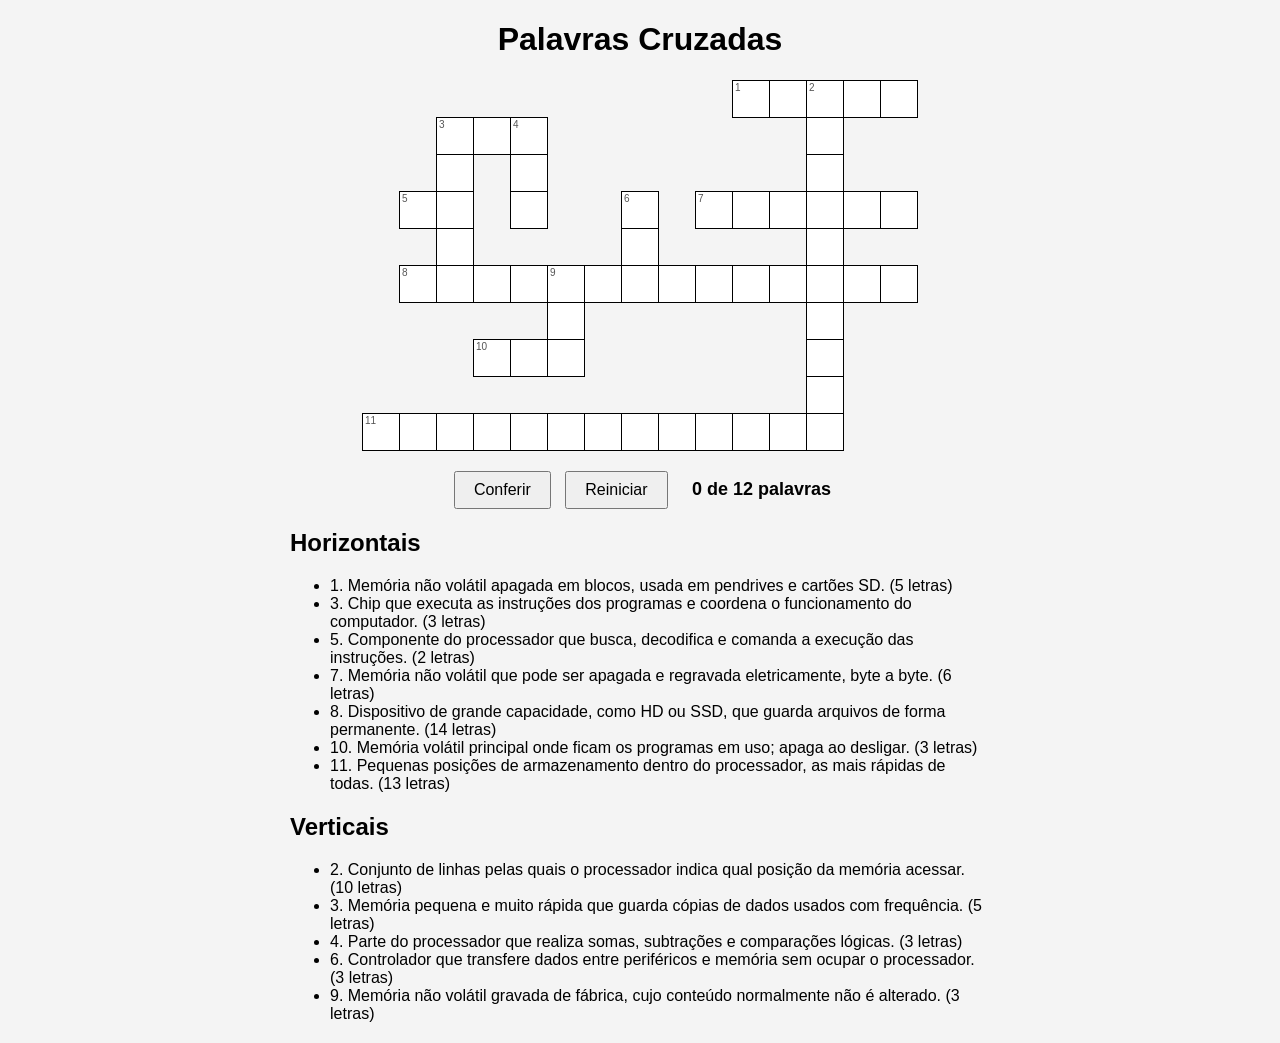
<file: index.html>
<!DOCTYPE html>
<html lang="pt-BR">
<head>
<meta charset="UTF-8">
<title>Palavras Cruzadas</title>
<link rel="stylesheet" href="css/style.css">
</head>
<body>

<h1>Palavras Cruzadas</h1>

<table id="tabuleiro"></table>

<div class="botoes">
  <button onclick="conferir()">Conferir</button>
  <button onclick="reiniciar()">Reiniciar</button>
  <span id="contador">0 de 12 palavras</span>
</div>

<div class="pistas">
  <h2>Horizontais</h2>
  <ul id="horizontais"></ul>
  <h2>Verticais</h2>
  <ul id="verticais"></ul>
</div>

<script>
// Cada palavra: número, resposta, linha e coluna onde começa, direção (H ou V) e pista
var palavras = [
  { numero: 1,  resposta: "FLASH",          linha: 0, coluna: 10, direcao: "H", pista: "Memória não volátil apagada em blocos, usada em pendrives e cartões SD." },
  { numero: 3,  resposta: "CPU",            linha: 1, coluna: 2,  direcao: "H", pista: "Chip que executa as instruções dos programas e coordena o funcionamento do computador." },
  { numero: 5,  resposta: "UC",             linha: 3, coluna: 1,  direcao: "H", pista: "Componente do processador que busca, decodifica e comanda a execução das instruções." },
  { numero: 7,  resposta: "EEPROM",         linha: 3, coluna: 9,  direcao: "H", pista: "Memória não volátil que pode ser apagada e regravada eletricamente, byte a byte." },
  { numero: 8,  resposta: "MEMORIADEMASSA", linha: 5, coluna: 1,  direcao: "H", pista: "Dispositivo de grande capacidade, como HD ou SSD, que guarda arquivos de forma permanente." },
  { numero: 10, resposta: "RAM",            linha: 7, coluna: 3,  direcao: "H", pista: "Memória volátil principal onde ficam os programas em uso; apaga ao desligar." },
  { numero: 11, resposta: "REGISTRADORES",  linha: 9, coluna: 0,  direcao: "H", pista: "Pequenas posições de armazenamento dentro do processador, as mais rápidas de todas." },

  { numero: 2,  resposta: "ADDRESSBUS",     linha: 0, coluna: 12, direcao: "V", pista: "Conjunto de linhas pelas quais o processador indica qual posição da memória acessar." },
  { numero: 3,  resposta: "CACHE",          linha: 1, coluna: 2,  direcao: "V", pista: "Memória pequena e muito rápida que guarda cópias de dados usados com frequência." },
  { numero: 4,  resposta: "ULA",            linha: 1, coluna: 4,  direcao: "V", pista: "Parte do processador que realiza somas, subtrações e comparações lógicas." },
  { numero: 6,  resposta: "DMA",            linha: 3, coluna: 7,  direcao: "V", pista: "Controlador que transfere dados entre periféricos e memória sem ocupar o processador." },
  { numero: 9,  resposta: "ROM",            linha: 5, coluna: 5,  direcao: "V", pista: "Memória não volátil gravada de fábrica, cujo conteúdo normalmente não é alterado." }
];

var LINHAS = 10;
var COLUNAS = 15;

// Devolve a linha e a coluna da letra k da palavra p
function posicao(p, k) {
  if (p.direcao == "H") {
    return { linha: p.linha, coluna: p.coluna + k };
  } else {
    return { linha: p.linha + k, coluna: p.coluna };
  }
}

// 1) Monta a grade com as letras certas (matriz)
var grade = [];
for (var i = 0; i < LINHAS; i++) {
  grade[i] = [];
  for (var j = 0; j < COLUNAS; j++) {
    grade[i][j] = "";
  }
}
for (var n = 0; n < palavras.length; n++) {
  for (var k = 0; k < palavras[n].resposta.length; k++) {
    var pos = posicao(palavras[n], k);
    grade[pos.linha][pos.coluna] = palavras[n].resposta[k];
  }
}

// 2) Desenha o tabuleiro
var html = "";
for (var i = 0; i < LINHAS; i++) {
  html += "<tr>";
  for (var j = 0; j < COLUNAS; j++) {
    if (grade[i][j] == "") {
      html += "<td class='vazio'></td>";
    } else {
      // descobre se alguma palavra começa nesta casa para mostrar o número
      var numero = "";
      for (var n = 0; n < palavras.length; n++) {
        if (palavras[n].linha == i && palavras[n].coluna == j) {
          numero = palavras[n].numero;
        }
      }
      html += "<td><span class='num'>" + numero + "</span>";
      html += "<input maxlength='1' id='c" + i + "_" + j + "'></td>";
    }
  }
  html += "</tr>";
}
document.getElementById("tabuleiro").innerHTML = html;

// 3) Escreve as pistas
var textoH = "";
var textoV = "";
for (var n = 0; n < palavras.length; n++) {
  var p = palavras[n];
  var linhaPista = "<li id='pista" + n + "'>" + p.numero + ". " + p.pista +
                   " (" + p.resposta.length + " letras) <b id='status" + n + "'></b></li>";
  if (p.direcao == "H") {
    textoH += linhaPista;
  } else {
    textoV += linhaPista;
  }
}
document.getElementById("horizontais").innerHTML = textoH;
document.getElementById("verticais").innerHTML = textoV;

// 4) Botão Conferir
function conferir() {
  var acertos = 0;

  // limpa as cores anteriores
  for (var i = 0; i < LINHAS; i++) {
    for (var j = 0; j < COLUNAS; j++) {
      if (grade[i][j] != "") {
        document.getElementById("c" + i + "_" + j).className = "";
      }
    }
  }

  for (var n = 0; n < palavras.length; n++) {
    var p = palavras[n];

    // junta as letras digitadas nessa palavra
    var digitado = "";
    for (var k = 0; k < p.resposta.length; k++) {
      var pos = posicao(p, k);
      var campo = document.getElementById("c" + pos.linha + "_" + pos.coluna);
      digitado += campo.value.toUpperCase();
    }

    var certa = (digitado == p.resposta);
    if (certa) {
      acertos++;
      document.getElementById("pista" + n).className = "certa";
      document.getElementById("status" + n).innerHTML = "✔ certa";
    } else {
      document.getElementById("pista" + n).className = "errada";
      document.getElementById("status" + n).innerHTML = "✘ errada";
    }

    // pinta as casas da palavra (verde nunca é trocado por vermelho)
    for (var k = 0; k < p.resposta.length; k++) {
      var pos = posicao(p, k);
      var campo = document.getElementById("c" + pos.linha + "_" + pos.coluna);
      if (certa) {
        campo.className = "certa";
      } else if (campo.className != "certa") {
        campo.className = "errada";
      }
    }
  }

  document.getElementById("contador").innerHTML = acertos + " de " + palavras.length + " palavras";
}

// 5) Botão Reiniciar
function reiniciar() {
  // limpa as letras e as cores das casas
  for (var i = 0; i < LINHAS; i++) {
    for (var j = 0; j < COLUNAS; j++) {
      if (grade[i][j] != "") {
        var campo = document.getElementById("c" + i + "_" + j);
        campo.value = "";
        campo.className = "";
      }
    }
  }

  // limpa as cores e os avisos das pistas
  for (var n = 0; n < palavras.length; n++) {
    document.getElementById("pista" + n).className = "";
    document.getElementById("status" + n).innerHTML = "";
  }

  // zera o contador
  document.getElementById("contador").innerHTML = "0 de " + palavras.length + " palavras";
}
</script>

</body>
</html>
</file>
<file: css/style.css>
body {
  font-family: Arial, sans-serif;
  margin: 20px;
  background: #f4f4f4;
}

h1 {
  text-align: center;
}

table {
  border-collapse: collapse;
  margin: 0 auto;
}

.botoes {
  text-align: center;
  margin: 20px;
}

button {
  font-size: 16px;
  padding: 8px 18px;
  margin: 0 5px;
  cursor: pointer;
}

#contador {
  font-size: 18px;
  font-weight: bold;
  margin-left: 15px;
}

.pistas {
  max-width: 700px;
  margin: 0 auto;
}

td {
  width: 36px;
  height: 36px;
  border: 1px solid black;
  padding: 0;
  position: relative;
  background: white;
}

td.vazio {
  border: none;
  background: transparent;
}

td input {
  width: 100%;
  height: 100%;
  border: none;
  text-align: center;
  font-size: 20px;
  font-weight: bold;
  text-transform: uppercase;
  box-sizing: border-box;
}

.num {
  position: absolute;
  top: 1px;
  left: 2px;
  font-size: 10px;
  color: #555;
}

input.certa {
  background: #b6f2b6;
}

input.errada {
  background: #f5b5b5;
}

li.certa {
  color: green;
}

li.errada {
  color: red;
}
</file>
